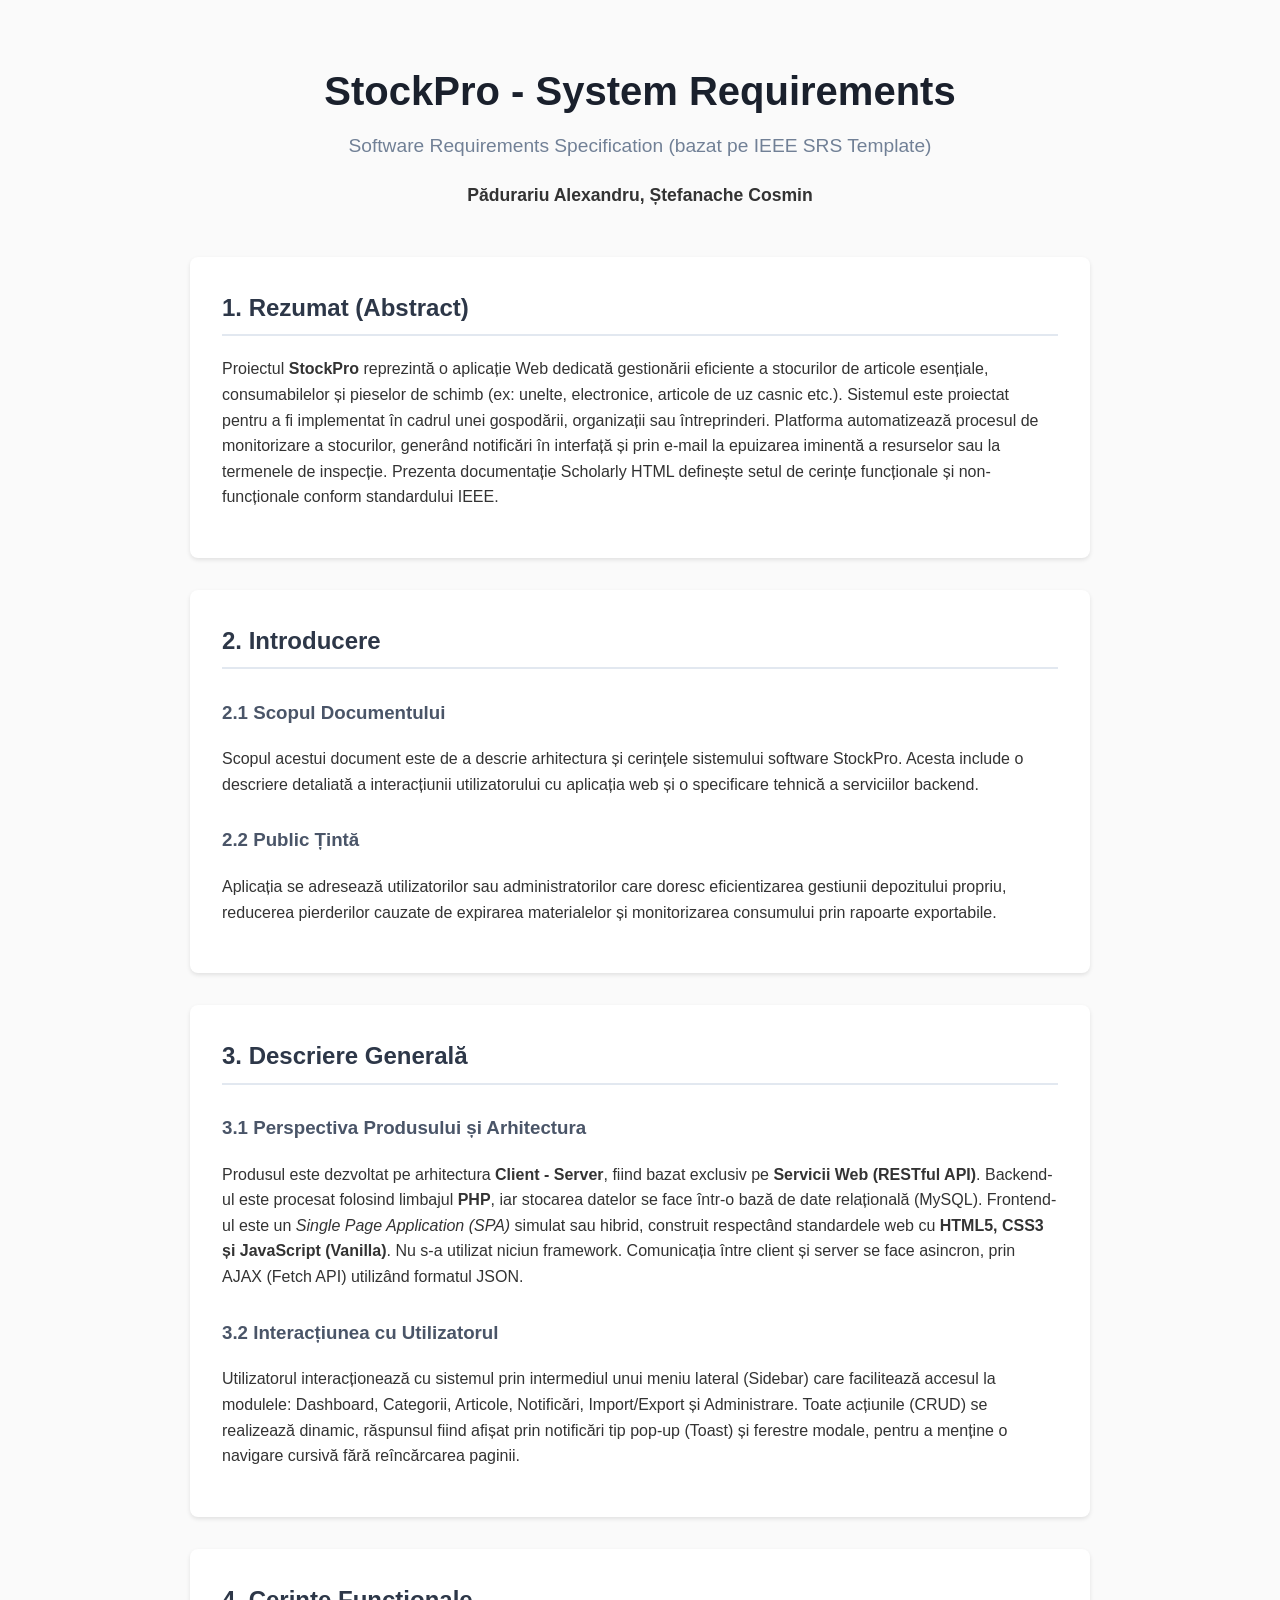
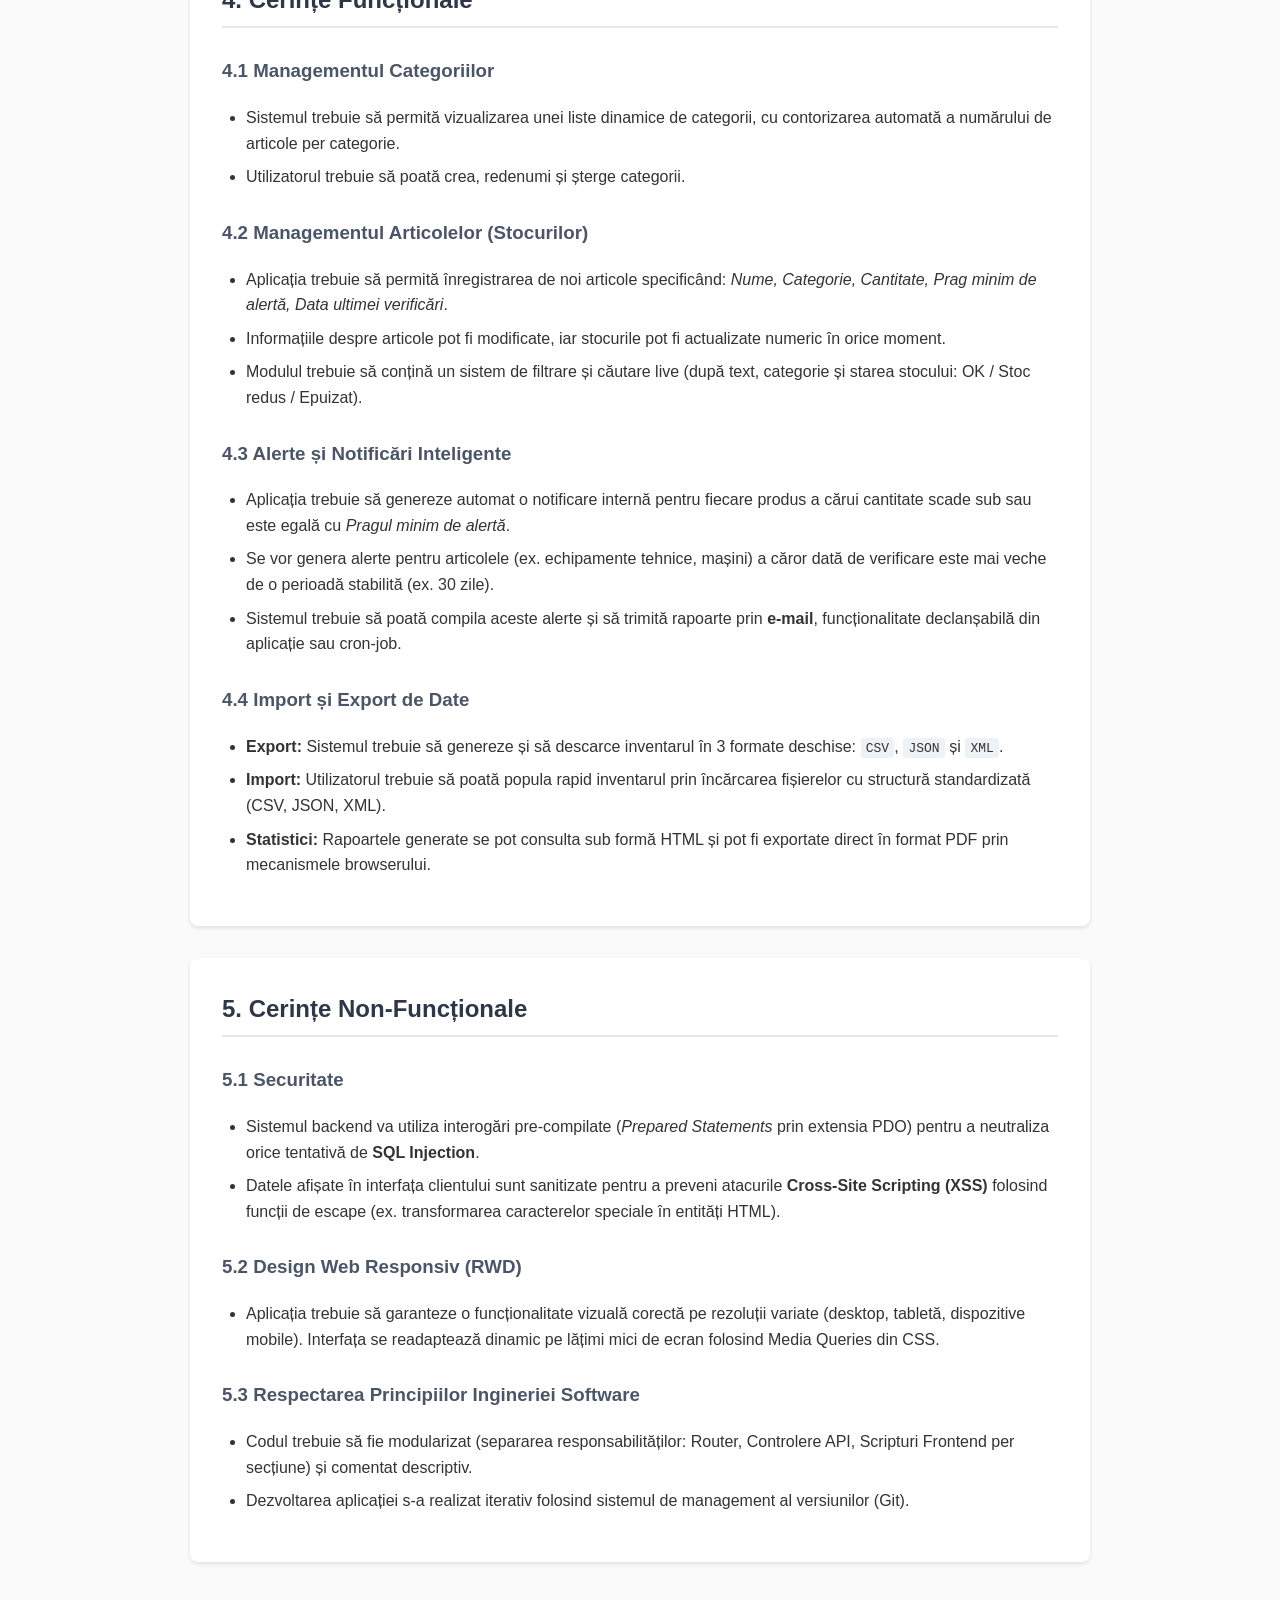
<file: src/raport.html>
<!DOCTYPE html>
<html lang="ro">

<head>
    <meta charset="utf-8">
    <meta name="viewport" content="width=device-width, initial-scale=1.0, user-scalable=yes">
    <title>StockPro - System Requirements Specification</title>
    <style>
        body {
            font-family: 'Helvetica Neue', Helvetica, Arial, sans-serif;
            line-height: 1.6;
            margin: 0 auto;
            max-width: 900px;
            padding: 2em;
            color: #333;
            background: #fafafa;
        }

        header {
            text-align: center;
            margin-bottom: 3em;
        }

        h1 {
            color: #1a202c;
            font-size: 2.5em;
            margin-bottom: 0.2em;
        }

        .subtitle {
            font-size: 1.2em;
            color: #718096;
            margin-bottom: 1em;
        }

        .authors {
            font-size: 1.1em;
            font-weight: bold;
            margin-bottom: 2em;
        }

        section {
            background: #fff;
            padding: 2em;
            border-radius: 8px;
            box-shadow: 0 2px 4px rgba(0, 0, 0, 0.1);
            margin-bottom: 2em;
        }

        h2 {
            border-bottom: 2px solid #e2e8f0;
            padding-bottom: 0.3em;
            color: #2d3748;
            margin-top: 0;
        }

        h3 {
            color: #4a5568;
            margin-top: 1.5em;
        }

        ul {
            margin-top: 0.5em;
            padding-left: 1.5em;
        }

        li {
            margin-bottom: 0.5em;
        }

        code {
            background: #edf2f7;
            padding: 0.2em 0.4em;
            border-radius: 3px;
            font-family: monospace;
        }
    </style>
</head>

<body prefix="schema: http://schema.org">

    <header>
        <h1 property="schema:name">StockPro - System Requirements</h1>
        <div class="subtitle" role="doc-subtitle">Software Requirements Specification (bazat pe IEEE SRS Template)</div>
        <div class="authors" typeof="sa:ContributorRole" property="schema:author">
            <span typeof="schema:Person" property="schema:name">Pădurariu Alexandru, Ștefanache Cosmin</span>
        </div>
    </header>

    <section id="abstract" typeof="sa:Abstract" role="doc-abstract">
        <h2>1. Rezumat (Abstract)</h2>
        <p>Proiectul <strong>StockPro</strong> reprezintă o aplicație Web dedicată gestionării eficiente a stocurilor de
            articole esențiale, consumabilelor și pieselor de schimb (ex: unelte, electronice, articole de uz casnic
            etc.). Sistemul este proiectat pentru a fi implementat în cadrul unei gospodării, organizații sau
            întreprinderi. Platforma automatizează procesul de monitorizare a stocurilor, generând notificări în
            interfață și prin e-mail la epuizarea iminentă a resurselor sau la termenele de inspecție. Prezenta
            documentație Scholarly HTML definește setul de cerințe funcționale și non-funcționale conform standardului
            IEEE.</p>
    </section>

    <section id="introduction">
        <h2>2. Introducere</h2>
        <h3>2.1 Scopul Documentului</h3>
        <p>Scopul acestui document este de a descrie arhitectura și cerințele sistemului software StockPro. Acesta
            include o descriere detaliată a interacțiunii utilizatorului cu aplicația web și o specificare tehnică a
            serviciilor backend.</p>

        <h3>2.2 Public Țintă</h3>
        <p>Aplicația se adresează utilizatorilor sau administratorilor care doresc eficientizarea gestiunii depozitului
            propriu, reducerea pierderilor cauzate de expirarea materialelor și monitorizarea consumului prin rapoarte
            exportabile.</p>
    </section>

    <section id="overall-description">
        <h2>3. Descriere Generală</h2>
        <h3>3.1 Perspectiva Produsului și Arhitectura</h3>
        <p>Produsul este dezvoltat pe arhitectura <strong>Client - Server</strong>, fiind bazat exclusiv pe
            <strong>Servicii Web (RESTful API)</strong>. Backend-ul este procesat folosind limbajul
            <strong>PHP</strong>, iar stocarea datelor se face într-o bază de date relațională (MySQL). Frontend-ul este
            un <em>Single Page Application (SPA)</em> simulat sau hibrid, construit respectând standardele web cu
            <strong>HTML5, CSS3 și JavaScript (Vanilla)</strong>. Nu s-a utilizat niciun framework. Comunicația între
            client și server se face asincron, prin AJAX (Fetch API) utilizând formatul JSON.
        </p>

        <h3>3.2 Interacțiunea cu Utilizatorul</h3>
        <p>Utilizatorul interacționează cu sistemul prin intermediul unui meniu lateral (Sidebar) care facilitează
            accesul la modulele: Dashboard, Categorii, Articole, Notificări, Import/Export și Administrare. Toate
            acțiunile (CRUD) se realizează dinamic, răspunsul fiind afișat prin notificări tip pop-up (Toast) și
            ferestre modale, pentru a menține o navigare cursivă fără reîncărcarea paginii.</p>
    </section>

    <section id="functional-requirements">
        <h2>4. Cerințe Funcționale</h2>

        <h3>4.1 Managementul Categoriilor</h3>
        <ul>
            <li>Sistemul trebuie să permită vizualizarea unei liste dinamice de categorii, cu contorizarea automată a
                numărului de articole per categorie.</li>
            <li>Utilizatorul trebuie să poată crea, redenumi și șterge categorii.</li>
        </ul>

        <h3>4.2 Managementul Articolelor (Stocurilor)</h3>
        <ul>
            <li>Aplicația trebuie să permită înregistrarea de noi articole specificând: <em>Nume, Categorie, Cantitate,
                    Prag minim de alertă, Data ultimei verificări</em>.</li>
            <li>Informațiile despre articole pot fi modificate, iar stocurile pot fi actualizate numeric în orice
                moment.</li>
            <li>Modulul trebuie să conțină un sistem de filtrare și căutare live (după text, categorie și starea
                stocului: OK / Stoc redus / Epuizat).</li>
        </ul>

        <h3>4.3 Alerte și Notificări Inteligente</h3>
        <ul>
            <li>Aplicația trebuie să genereze automat o notificare internă pentru fiecare produs a cărui cantitate scade
                sub sau este egală cu <em>Pragul minim de alertă</em>.</li>
            <li>Se vor genera alerte pentru articolele (ex. echipamente tehnice, mașini) a căror dată de verificare este
                mai veche de o perioadă stabilită (ex. 30 zile).</li>
            <li>Sistemul trebuie să poată compila aceste alerte și să trimită rapoarte prin <strong>e-mail</strong>,
                funcționalitate declanșabilă din aplicație sau cron-job.</li>
        </ul>

        <h3>4.4 Import și Export de Date</h3>
        <ul>
            <li><strong>Export:</strong> Sistemul trebuie să genereze și să descarce inventarul în 3 formate deschise:
                <code>CSV</code>, <code>JSON</code> și <code>XML</code>.
            </li>
            <li><strong>Import:</strong> Utilizatorul trebuie să poată popula rapid inventarul prin încărcarea
                fișierelor cu structură standardizată (CSV, JSON, XML).</li>
            <li><strong>Statistici:</strong> Rapoartele generate se pot consulta sub formă HTML și pot fi exportate
                direct în format PDF prin mecanismele browserului.</li>
        </ul>
    </section>

    <section id="non-functional-requirements">
        <h2>5. Cerințe Non-Funcționale</h2>

        <h3>5.1 Securitate</h3>
        <ul>
            <li>Sistemul backend va utiliza interogări pre-compilate (<em>Prepared Statements</em> prin extensia PDO)
                pentru a neutraliza orice tentativă de <strong>SQL Injection</strong>.</li>
            <li>Datele afișate în interfața clientului sunt sanitizate pentru a preveni atacurile <strong>Cross-Site
                    Scripting (XSS)</strong> folosind funcții de escape (ex. transformarea caracterelor speciale în
                entități HTML).</li>
        </ul>

        <h3>5.2 Design Web Responsiv (RWD)</h3>
        <ul>
            <li>Aplicația trebuie să garanteze o funcționalitate vizuală corectă pe rezoluții variate (desktop, tabletă,
                dispozitive mobile). Interfața se readaptează dinamic pe lățimi mici de ecran folosind Media Queries din
                CSS.</li>
        </ul>

        <h3>5.3 Respectarea Principiilor Ingineriei Software</h3>
        <ul>
            <li>Codul trebuie să fie modularizat (separarea responsabilităților: Router, Controlere API, Scripturi
                Frontend per secțiune) și comentat descriptiv.</li>
            <li>Dezvoltarea aplicației s-a realizat iterativ folosind sistemul de management al versiunilor (Git).</li>
        </ul>
    </section>

</body>

</html>
</file>
